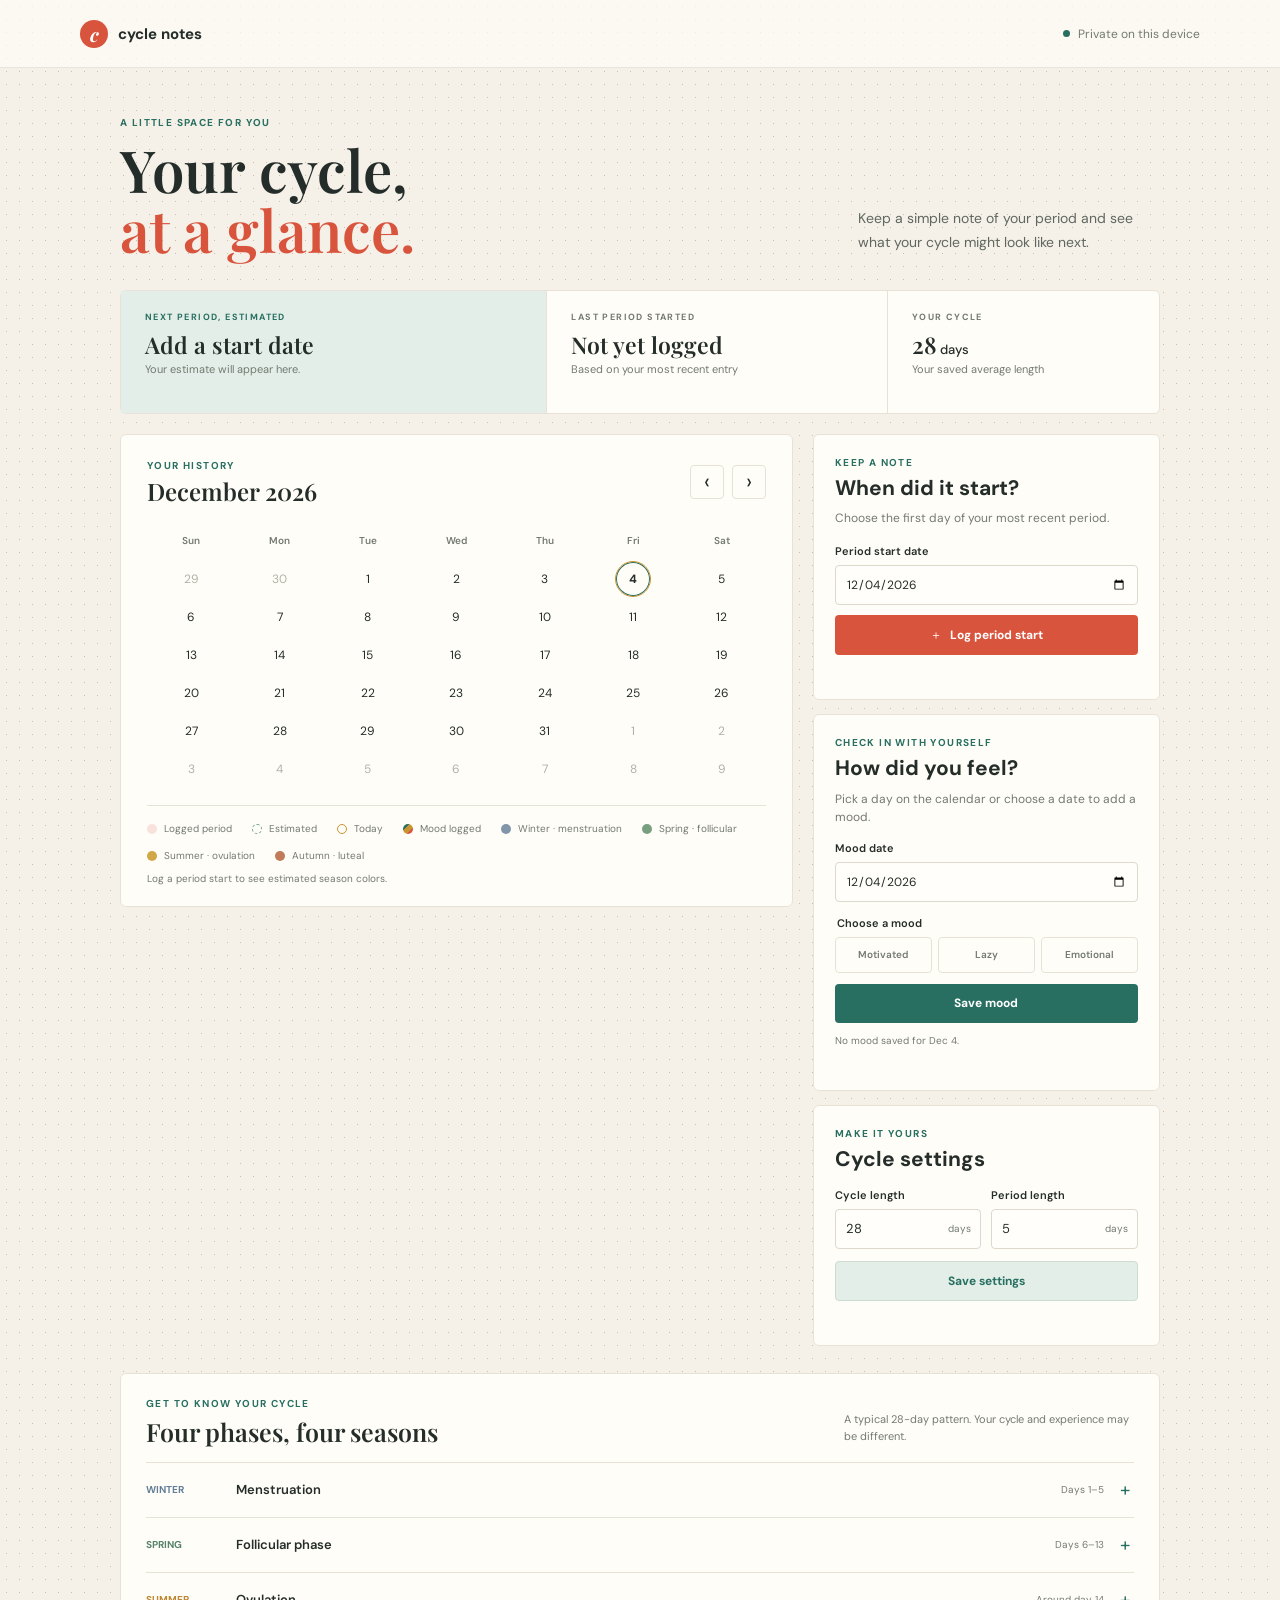
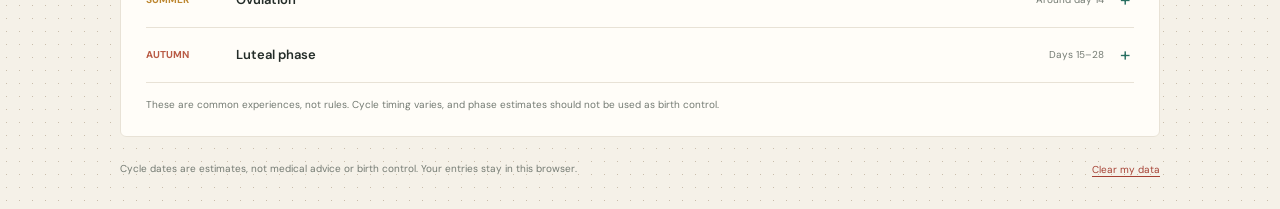
<file: index.html>
<!DOCTYPE html>
<html lang="en">
<head>
    <meta charset="UTF-8">
    <meta name="viewport" content="width=device-width, initial-scale=1.0">
    <meta name="theme-color" content="#f5f1e8">
    <title>Cycle Notes | Period tracker</title>
    <link rel="stylesheet" href="./period-tracker.css">
</head>
<body>
    <header class="topbar">
        <a class="wordmark" href="#top" aria-label="Cycle Notes home">
            <span class="wordmark-icon" aria-hidden="true">c</span>
            <span>cycle notes</span>
        </a>
        <span class="privacy-note"><span class="privacy-dot" aria-hidden="true"></span>Private on this device</span>
    </header>

    <main class="page-shell" id="top">
        <section class="page-heading" aria-labelledby="page-title">
            <div>
                <p class="eyebrow">A little space for you</p>
                <h1 id="page-title">Your cycle,<br><span>at a glance.</span></h1>
            </div>
            <p class="intro-copy">Keep a simple note of your period and see what your cycle might look like next.</p>
        </section>

        <section class="summary-grid" aria-label="Cycle summary">
            <article class="summary-item summary-featured">
                <p class="eyebrow">Next period, estimated</p>
                <p class="summary-value" id="next-period">Add a start date</p>
                <p class="summary-caption" id="next-caption">Your estimate will appear here.</p>
            </article>
            <article class="summary-item">
                <p class="eyebrow">Last period started</p>
                <p class="summary-value" id="last-period">Not yet logged</p>
                <p class="summary-caption">Based on your most recent entry</p>
            </article>
            <article class="summary-item">
                <p class="eyebrow">Your cycle</p>
                <p class="summary-value"><span id="cycle-summary">28</span><span class="summary-unit"> days</span></p>
                <p class="summary-caption">Your saved average length</p>
            </article>
        </section>

        <div class="content-grid">
            <section class="calendar-panel" aria-labelledby="calendar-title">
                <div class="calendar-heading">
                    <div>
                        <p class="eyebrow">Your history</p>
                        <h2 id="calendar-title" aria-live="polite"></h2>
                    </div>
                    <div class="month-controls" aria-label="Calendar navigation">
                        <button class="icon-button" id="previous-month" type="button" aria-label="Previous month" title="Previous month">‹</button>
                        <button class="icon-button" id="next-month" type="button" aria-label="Next month" title="Next month">›</button>
                    </div>
                </div>
                <div class="calendar-grid calendar-weekdays" aria-hidden="true">
                    <span>Sun</span><span>Mon</span><span>Tue</span><span>Wed</span><span>Thu</span><span>Fri</span><span>Sat</span>
                </div>
                <div class="calendar-grid calendar-days" id="calendar-days" role="group" aria-label="Calendar days"></div>
                <div class="calendar-legend" aria-label="Calendar key">
                    <span><i class="legend-dot logged-dot" aria-hidden="true"></i>Logged period</span>
                    <span><i class="legend-dot estimate-dot" aria-hidden="true"></i>Estimated</span>
                    <span><i class="legend-dot today-dot" aria-hidden="true"></i>Today</span>
                    <span><i class="legend-dot mood-legend-dot" aria-hidden="true"></i>Mood logged</span>
                    <span><i class="legend-dot season-winter-dot" aria-hidden="true"></i>Winter · menstruation</span>
                    <span><i class="legend-dot season-spring-dot" aria-hidden="true"></i>Spring · follicular</span>
                    <span><i class="legend-dot season-summer-dot" aria-hidden="true"></i>Summer · ovulation</span>
                    <span><i class="legend-dot season-autumn-dot" aria-hidden="true"></i>Autumn · luteal</span>
                </div>
                <p class="calendar-phase-note" id="calendar-phase-note"></p>
            </section>

            <aside class="tools-column" aria-label="Tracker tools">
                <section class="tool-panel log-panel" aria-labelledby="log-title">
                    <p class="eyebrow">Keep a note</p>
                    <h2 id="log-title">When did it start?</h2>
                    <p class="panel-copy">Choose the first day of your most recent period.</p>
                    <form id="period-form">
                        <label for="period-date">Period start date</label>
                        <input id="period-date" name="period-date" type="date" required>
                        <button class="primary-button" type="submit">＋ <span>Log period start</span></button>
                    </form>
                    <p class="form-status" id="form-status" role="status" aria-live="polite"></p>
                </section>

                <section class="tool-panel mood-panel" aria-labelledby="mood-title">
                    <p class="eyebrow">Check in with yourself</p>
                    <h2 id="mood-title">How did you feel?</h2>
                    <p class="panel-copy">Pick a day on the calendar or choose a date to add a mood.</p>
                    <form id="mood-form">
                        <label for="mood-date">Mood date</label>
                        <input id="mood-date" name="mood-date" type="date" required>
                        <fieldset class="mood-options">
                            <legend>Choose a mood</legend>
                            <label class="mood-option mood-option-motivated">
                                <input type="radio" name="mood" value="motivated">
                                <span>Motivated</span>
                            </label>
                            <label class="mood-option mood-option-lazy">
                                <input type="radio" name="mood" value="lazy">
                                <span>Lazy</span>
                            </label>
                            <label class="mood-option mood-option-emotional">
                                <input type="radio" name="mood" value="emotional">
                                <span>Emotional</span>
                            </label>
                        </fieldset>
                        <button class="mood-button" type="submit">Save mood</button>
                    </form>
                    <div class="mood-day-summary" id="mood-day-summary" aria-live="polite"></div>
                    <p class="mood-status" id="mood-status" role="status"></p>
                </section>

                <section class="tool-panel settings-panel" aria-labelledby="settings-title">
                    <p class="eyebrow">Make it yours</p>
                    <h2 id="settings-title">Cycle settings</h2>
                    <div class="settings-fields">
                        <div class="setting-field">
                            <label for="cycle-length">Cycle length</label>
                            <div class="number-field"><input id="cycle-length" type="number" min="20" max="45" value="28"><span>days</span></div>
                        </div>
                        <div class="setting-field">
                            <label for="period-length">Period length</label>
                            <div class="number-field"><input id="period-length" type="number" min="1" max="10" value="5"><span>days</span></div>
                        </div>
                    </div>
                    <button class="secondary-button" id="save-settings" type="button">Save settings</button>
                    <p class="settings-status" id="settings-status" role="status" aria-live="polite"></p>
                </section>
            </aside>
        </div>

        <section class="phase-guide" aria-labelledby="phase-guide-title">
            <div class="phase-guide-heading">
                <div>
                    <p class="eyebrow">Get to know your cycle</p>
                    <h2 id="phase-guide-title">Four phases, four seasons</h2>
                </div>
                <p class="phase-guide-note">A typical 28-day pattern. Your cycle and experience may be different.</p>
            </div>

            <div class="phase-list">
                <details class="phase-item">
                    <summary>
                        <span class="phase-season winter">Winter</span>
                        <span class="phase-name">Menstruation</span>
                        <span class="phase-days">Days 1–5</span>
                        <span class="phase-toggle" aria-hidden="true">+</span>
                    </summary>
                    <div class="phase-details">
                        <p class="phase-hormones"><strong>Hormones</strong> Estrogen and progesterone are at their lowest.</p>
                        <div class="phase-facts">
                            <div><h3>In your body</h3><ul><li>The uterine lining sheds</li><li>Cramps or back pain may happen</li><li>Fatigue or weakness may occur</li></ul></div>
                            <div><h3>How you might feel</h3><ul><li>A greater need for rest and quiet</li><li>Lower energy</li><li>A sense of emotional release</li></ul></div>
                        </div>
                    </div>
                </details>

                <details class="phase-item">
                    <summary>
                        <span class="phase-season spring">Spring</span>
                        <span class="phase-name">Follicular phase</span>
                        <span class="phase-days">Days 6–13</span>
                        <span class="phase-toggle" aria-hidden="true">+</span>
                    </summary>
                    <div class="phase-details">
                        <p class="phase-hormones"><strong>Hormones</strong> Estrogen gradually rises.</p>
                        <div class="phase-facts">
                            <div><h3>In your body</h3><ul><li>An egg matures in the ovary</li><li>The uterine lining starts to rebuild</li><li>Your skin may feel clearer or firmer</li></ul></div>
                            <div><h3>How you might feel</h3><ul><li>Motivation and mental clarity may rise</li><li>More social or creative energy</li><li>A stronger sense of optimism</li></ul></div>
                        </div>
                    </div>
                </details>

                <details class="phase-item">
                    <summary>
                        <span class="phase-season summer">Summer</span>
                        <span class="phase-name">Ovulation</span>
                        <span class="phase-days">Around day 14</span>
                        <span class="phase-toggle" aria-hidden="true">+</span>
                    </summary>
                    <div class="phase-details">
                        <p class="phase-hormones"><strong>Hormones</strong> Estrogen peaks and luteinizing hormone (LH) rises.</p>
                        <div class="phase-facts">
                            <div><h3>In your body</h3><ul><li>An egg is released from the ovary</li><li>Cervical mucus may become thinner</li><li>Some people feel one-sided mid-cycle pain</li></ul></div>
                            <div><h3>How you might feel</h3><ul><li>More confident or outgoing</li><li>Energy or libido may increase</li><li>You may feel more attractive</li></ul></div>
                        </div>
                    </div>
                </details>

                <details class="phase-item">
                    <summary>
                        <span class="phase-season autumn">Autumn</span>
                        <span class="phase-name">Luteal phase</span>
                        <span class="phase-days">Days 15–28</span>
                        <span class="phase-toggle" aria-hidden="true">+</span>
                    </summary>
                    <div class="phase-details">
                        <p class="phase-hormones"><strong>Hormones</strong> Progesterone is dominant, then falls toward the end.</p>
                        <div class="phase-facts">
                            <div><h3>In your body</h3><ul><li>Body temperature may rise slightly</li><li>PMS symptoms, breast tenderness, or fluid retention may occur</li><li>Cravings or bloating may happen</li></ul></div>
                            <div><h3>How you might feel</h3><ul><li>Physical and mental energy may decrease</li><li>Irritability or mood changes may occur</li><li>You may want to slow down</li></ul></div>
                        </div>
                    </div>
                </details>
            </div>
            <p class="phase-disclaimer">These are common experiences, not rules. Cycle timing varies, and phase estimates should not be used as birth control.</p>
        </section>

        <footer class="page-footer">
            <p>Cycle dates are estimates, not medical advice or birth control. Your entries stay in this browser.</p>
            <button class="text-button" id="clear-data" type="button">Clear my data</button>
        </footer>
    </main>

    <script>
        (() => {
            const storageKey = "cycle-notes-data-v1";
            const today = new Date();
            today.setHours(0, 0, 0, 0);
            const todayKey = toDateKey(today);
            const state = loadState();
            let visibleMonth = new Date(today.getFullYear(), today.getMonth(), 1);
            let selectedMoodDate = todayKey;

            const elements = {
                calendarTitle: document.getElementById("calendar-title"),
                calendarDays: document.getElementById("calendar-days"),
                periodDate: document.getElementById("period-date"),
                formStatus: document.getElementById("form-status"),
                moodDate: document.getElementById("mood-date"),
                moodDaySummary: document.getElementById("mood-day-summary"),
                moodStatus: document.getElementById("mood-status"),
                cycleLength: document.getElementById("cycle-length"),
                periodLength: document.getElementById("period-length"),
                settingsStatus: document.getElementById("settings-status")
            };

            elements.periodDate.max = todayKey;
            elements.periodDate.value = todayKey;
            elements.moodDate.value = todayKey;
            elements.cycleLength.value = state.cycleLength;
            elements.periodLength.value = state.periodLength;

            function toDateKey(date) {
                const year = date.getFullYear();
                const month = String(date.getMonth() + 1).padStart(2, "0");
                const day = String(date.getDate()).padStart(2, "0");
                return `${year}-${month}-${day}`;
            }

            function fromDateKey(key) {
                const [year, month, day] = key.split("-").map(Number);
                return new Date(year, month - 1, day);
            }

            function loadState() {
                try {
                    const saved = JSON.parse(localStorage.getItem(storageKey));
                    if (saved && typeof saved === "object") {
                        return {
                            starts: Array.isArray(saved.starts) ? [...new Set(saved.starts.filter((key) => /^\d{4}-\d{2}-\d{2}$/.test(key)))].sort() : [],
                            moods: Array.isArray(saved.moods) ? saved.moods.filter((entry, index, entries) => entry && /^\d{4}-\d{2}-\d{2}$/.test(entry.date) && ["motivated", "lazy", "emotional"].includes(entry.mood) && entries.findIndex((item) => item && item.date === entry.date) === index) : [],
                            cycleLength: Number.isInteger(saved.cycleLength) && saved.cycleLength >= 20 && saved.cycleLength <= 45 ? saved.cycleLength : 28,
                            periodLength: Number.isInteger(saved.periodLength) && saved.periodLength >= 1 && saved.periodLength <= 10 ? saved.periodLength : 5
                        };
                    }
                } catch {
                    // Keep the tracker usable if browser storage is unavailable or invalid.
                }
                return { starts: [], moods: [], cycleLength: 28, periodLength: 5 };
            }

            function saveState() {
                try {
                    localStorage.setItem(storageKey, JSON.stringify(state));
                } catch {
                    elements.formStatus.textContent = "Could not save in this browser. Check your storage settings.";
                }
            }

            function formatDate(date, options = { month: "short", day: "numeric" }) {
                return new Intl.DateTimeFormat(undefined, options).format(date);
            }

            function getNextEstimate() {
                if (state.starts.length === 0) return null;
                const next = fromDateKey(state.starts[state.starts.length - 1]);
                next.setDate(next.getDate() + state.cycleLength);
                while (next < today) next.setDate(next.getDate() + state.cycleLength);
                return next;
            }

            function getPhaseForDay(day) {
                const dayKey = toDateKey(day);
                let cycleStartKey = null;
                for (const startKey of state.starts) {
                    if (startKey > dayKey) break;
                    cycleStartKey = startKey;
                }
                if (!cycleStartKey) return null;

                const daysSinceStart = Math.round((day - fromDateKey(cycleStartKey)) / 86400000);
                const cycleDay = (daysSinceStart % state.cycleLength) + 1;
                const ovulationDay = Math.max(6, state.cycleLength - 14);
                if (cycleDay <= 5) return { season: "winter", phase: "menstruation", cycleDay };
                if (cycleDay < ovulationDay) return { season: "spring", phase: "follicular phase", cycleDay };
                if (cycleDay === ovulationDay) return { season: "summer", phase: "ovulation", cycleDay };
                return { season: "autumn", phase: "luteal phase", cycleDay };
            }

            function renderSummary() {
                document.getElementById("cycle-summary").textContent = state.cycleLength;
                const lastStart = state.starts[state.starts.length - 1];
                document.getElementById("last-period").textContent = lastStart ? formatDate(fromDateKey(lastStart), { month: "short", day: "numeric", year: "numeric" }) : "Not yet logged";
                const next = getNextEstimate();
                document.getElementById("next-period").textContent = next ? formatDate(next, { month: "short", day: "numeric" }) : "Add a start date";
                if (!next) {
                    document.getElementById("next-caption").textContent = "Your estimate will appear here.";
                } else {
                    const daysAway = Math.round((next - today) / 86400000);
                    document.getElementById("next-caption").textContent = daysAway === 0 ? "Estimated around today" : `About ${daysAway} day${daysAway === 1 ? "" : "s"} from now`;
                }
            }

            function renderCalendar() {
                const year = visibleMonth.getFullYear();
                const month = visibleMonth.getMonth();
                const monthStart = new Date(year, month, 1);
                const gridStart = new Date(year, month, 1 - monthStart.getDay());
                const monthEnd = new Date(year, month + 1, 0);
                const gridEnd = new Date(gridStart);
                gridEnd.setDate(gridStart.getDate() + 41);
                elements.calendarTitle.textContent = formatDate(monthStart, { month: "long", year: "numeric" });
                document.getElementById("calendar-phase-note").textContent = state.starts.length
                    ? "Season colors are estimates based on your logged period starts and cycle length."
                    : "Log a period start to see estimated season colors.";

                const loggedDays = new Set();
                for (const startKey of state.starts) {
                    const periodStart = fromDateKey(startKey);
                    for (let offset = 0; offset < state.periodLength; offset += 1) {
                        const day = new Date(periodStart);
                        day.setDate(day.getDate() + offset);
                        loggedDays.add(toDateKey(day));
                    }
                }

                const estimatedDays = new Set();
                const lastStart = state.starts.length ? fromDateKey(state.starts[state.starts.length - 1]) : null;
                if (lastStart) {
                    const estimate = new Date(lastStart);
                    estimate.setDate(estimate.getDate() + state.cycleLength);
                    while (estimate < gridStart) estimate.setDate(estimate.getDate() + state.cycleLength);
                    while (estimate <= gridEnd) {
                        for (let offset = 0; offset < state.periodLength; offset += 1) {
                            const day = new Date(estimate);
                            day.setDate(day.getDate() + offset);
                            estimatedDays.add(toDateKey(day));
                        }
                        estimate.setDate(estimate.getDate() + state.cycleLength);
                    }
                }

                const fragment = document.createDocumentFragment();
                for (let offset = 0; offset < 42; offset += 1) {
                    const day = new Date(gridStart);
                    day.setDate(gridStart.getDate() + offset);
                    const key = toDateKey(day);
                    const isLogged = loggedDays.has(key);
                    const isEstimated = estimatedDays.has(key) && !isLogged;
                    const moodEntry = state.moods.find((entry) => entry.date === key);
                    const phase = getPhaseForDay(day);
                    const button = document.createElement("button");
                    button.type = "button";
                    button.className = "calendar-day";
                    if (day.getMonth() !== month) button.classList.add("outside-month");
                    if (isLogged) button.classList.add("logged-day");
                    if (isEstimated) button.classList.add("estimated-day");
                    if (phase) button.classList.add(`phase-${phase.season}`);
                    if (key === todayKey) button.classList.add("today");
                    if (key === selectedMoodDate) button.classList.add("mood-date-selected");
                    const dayNumber = document.createElement("span");
                    dayNumber.className = "calendar-day-number";
                    dayNumber.textContent = day.getDate();
                    button.append(dayNumber);
                    let label = formatDate(day, { weekday: "long", month: "long", day: "numeric", year: "numeric" });
                    if (isLogged) label += ", logged period";
                    else if (isEstimated) label += ", estimated period";
                    if (phase) label += `, ${phase.season} ${phase.phase}, cycle day ${phase.cycleDay}`;
                    if (moodEntry) {
                        const moodMarker = document.createElement("span");
                        moodMarker.className = `calendar-mood-dot mood-${moodEntry.mood}`;
                        moodMarker.setAttribute("aria-hidden", "true");
                        button.append(moodMarker);
                        label += `, mood: ${moodEntry.mood}`;
                    }
                    if (key === todayKey) label += ", today";
                    button.setAttribute("aria-label", label);
                    button.addEventListener("click", () => {
                        selectedMoodDate = key;
                        elements.moodDate.value = key;
                        elements.moodStatus.textContent = "";
                        renderCalendar();
                        renderMoodSummary();
                    });
                    fragment.append(button);
                }
                elements.calendarDays.replaceChildren(fragment);
            }

            function renderMoodSummary() {
                const moodEntry = state.moods.find((entry) => entry.date === selectedMoodDate);
                document.querySelectorAll('input[name="mood"]').forEach((option) => {
                    option.checked = Boolean(moodEntry && option.value === moodEntry.mood);
                });
                elements.moodDaySummary.replaceChildren();
                const message = document.createElement("span");
                message.textContent = moodEntry ? `Saved for ${formatDate(fromDateKey(selectedMoodDate))}: ${moodEntry.mood}.` : `No mood saved for ${formatDate(fromDateKey(selectedMoodDate))}.`;
                elements.moodDaySummary.append(message);
                if (moodEntry) {
                    const removeButton = document.createElement("button");
                    removeButton.className = "remove-mood-button";
                    removeButton.type = "button";
                    removeButton.textContent = "Remove";
                    removeButton.setAttribute("aria-label", `Remove mood for ${formatDate(fromDateKey(selectedMoodDate))}`);
                    removeButton.addEventListener("click", () => {
                        state.moods = state.moods.filter((entry) => entry.date !== selectedMoodDate);
                        saveState();
                        elements.moodStatus.textContent = "Mood removed.";
                        renderCalendar();
                        renderMoodSummary();
                    });
                    elements.moodDaySummary.append(removeButton);
                }
            }

            function render() {
                renderSummary();
                renderCalendar();
                renderMoodSummary();
            }

            elements.moodDate.addEventListener("change", () => {
                if (!elements.moodDate.value) return;
                selectedMoodDate = elements.moodDate.value;
                elements.moodStatus.textContent = "";
                renderCalendar();
                renderMoodSummary();
            });

            document.getElementById("period-form").addEventListener("submit", (event) => {
                event.preventDefault();
                const key = elements.periodDate.value;
                if (!key || key > todayKey) {
                    elements.formStatus.textContent = "Choose a date that is today or earlier.";
                    return;
                }
                if (state.starts.includes(key)) {
                    elements.formStatus.textContent = "That start date is already in your calendar.";
                    return;
                }
                state.starts.push(key);
                state.starts.sort();
                saveState();
                elements.formStatus.textContent = `Period start logged for ${formatDate(fromDateKey(key))}.`;
                visibleMonth = new Date(fromDateKey(key).getFullYear(), fromDateKey(key).getMonth(), 1);
                render();
            });

            document.getElementById("mood-form").addEventListener("submit", (event) => {
                event.preventDefault();
                const mood = document.querySelector('input[name="mood"]:checked');
                if (!elements.moodDate.value || !mood) {
                    elements.moodStatus.textContent = "Choose a date and a mood first.";
                    return;
                }
                selectedMoodDate = elements.moodDate.value;
                const existingMood = state.moods.find((entry) => entry.date === selectedMoodDate);
                if (existingMood) existingMood.mood = mood.value;
                else state.moods.push({ date: selectedMoodDate, mood: mood.value });
                saveState();
                elements.moodStatus.textContent = `Mood saved for ${formatDate(fromDateKey(selectedMoodDate))}.`;
                renderCalendar();
                renderMoodSummary();
            });

            document.getElementById("save-settings").addEventListener("click", () => {
                const cycleLength = Number(elements.cycleLength.value);
                const periodLength = Number(elements.periodLength.value);
                if (!Number.isInteger(cycleLength) || cycleLength < 20 || cycleLength > 45 || !Number.isInteger(periodLength) || periodLength < 1 || periodLength > 10) {
                    elements.settingsStatus.textContent = "Choose a cycle of 20–45 days and a period of 1–10 days.";
                    return;
                }
                state.cycleLength = cycleLength;
                state.periodLength = periodLength;
                saveState();
                elements.settingsStatus.textContent = "Settings saved.";
                render();
            });

            document.getElementById("previous-month").addEventListener("click", () => {
                visibleMonth = new Date(visibleMonth.getFullYear(), visibleMonth.getMonth() - 1, 1);
                renderCalendar();
            });
            document.getElementById("next-month").addEventListener("click", () => {
                visibleMonth = new Date(visibleMonth.getFullYear(), visibleMonth.getMonth() + 1, 1);
                renderCalendar();
            });
            document.getElementById("clear-data").addEventListener("click", () => {
                if (!window.confirm("Clear all period dates, moods, and settings saved in this browser?")) return;
                state.starts = [];
                state.moods = [];
                state.cycleLength = 28;
                state.periodLength = 5;
                elements.cycleLength.value = 28;
                elements.periodLength.value = 5;
                elements.formStatus.textContent = "Your period dates have been cleared.";
                elements.moodStatus.textContent = "Your mood notes have been cleared.";
                elements.settingsStatus.textContent = "";
                saveState();
                render();
            });

            render();
        })();
    </script>
</body>
</html>
</file>
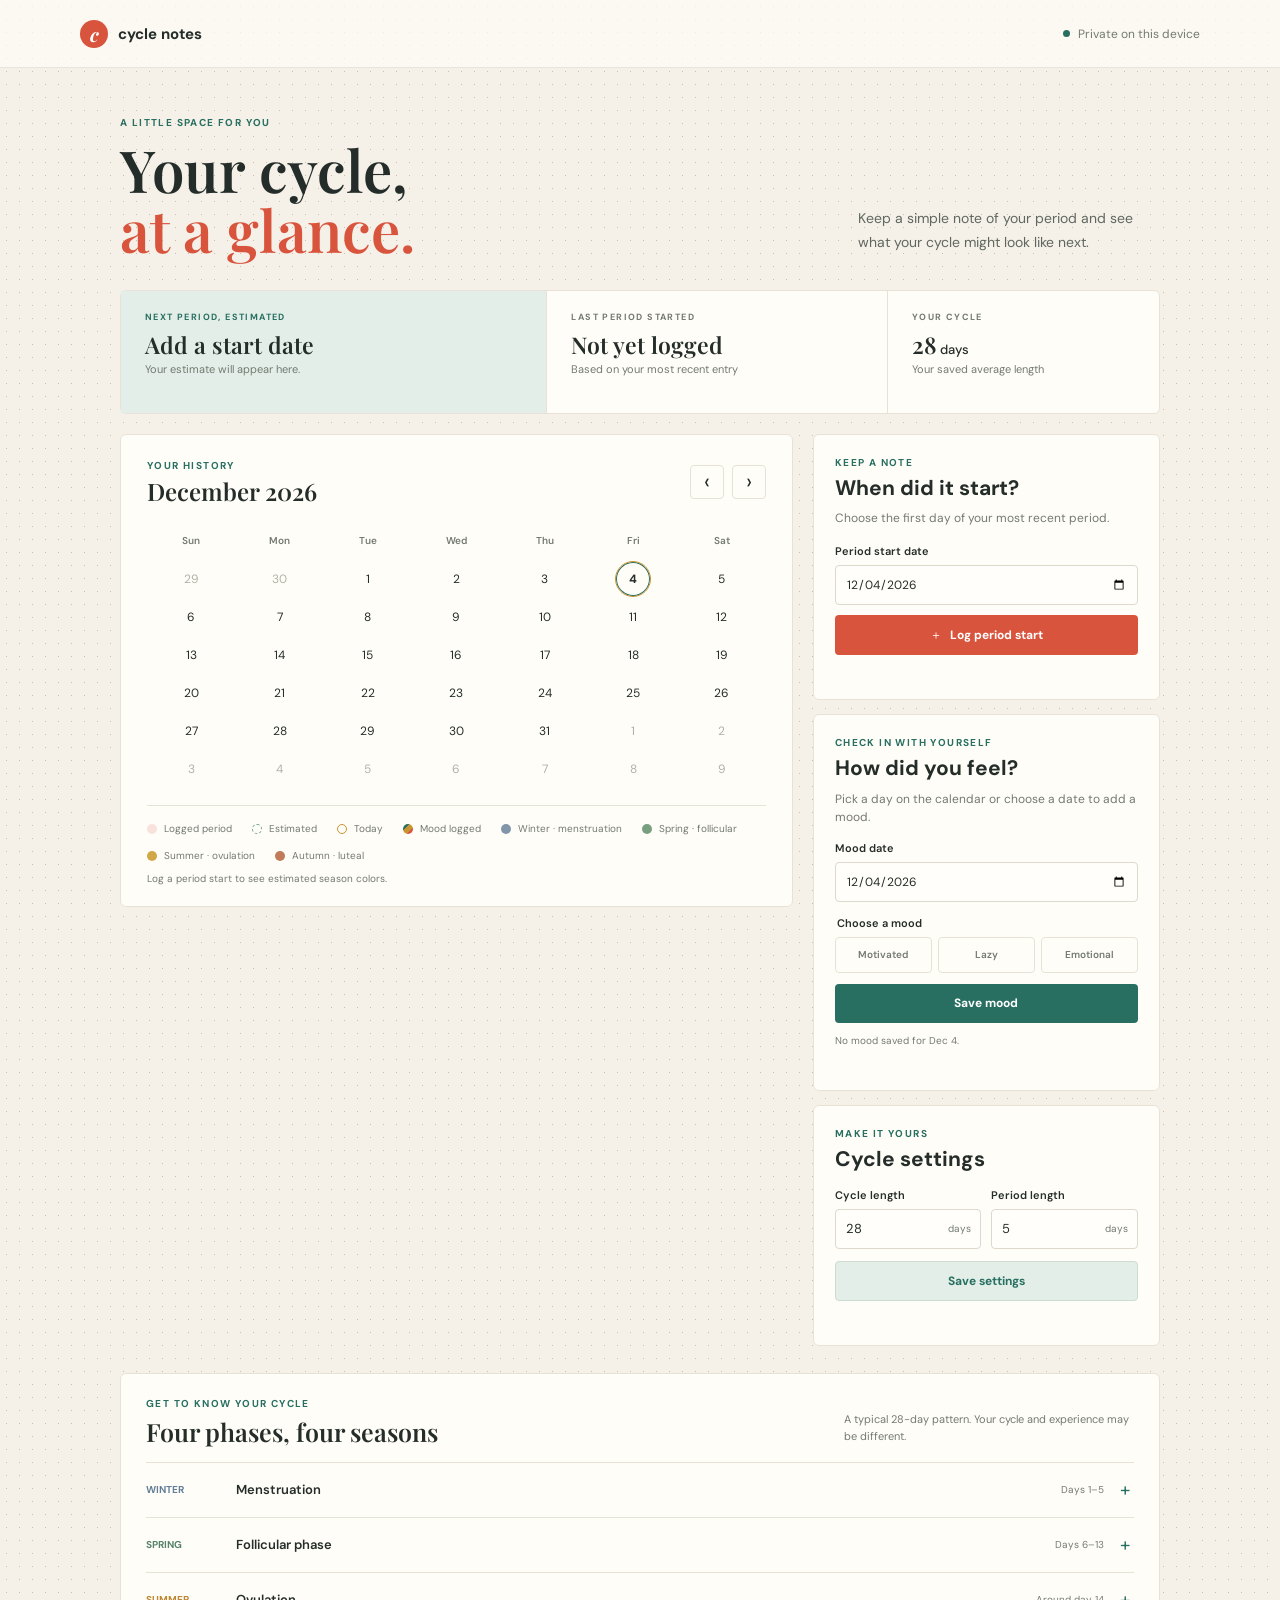
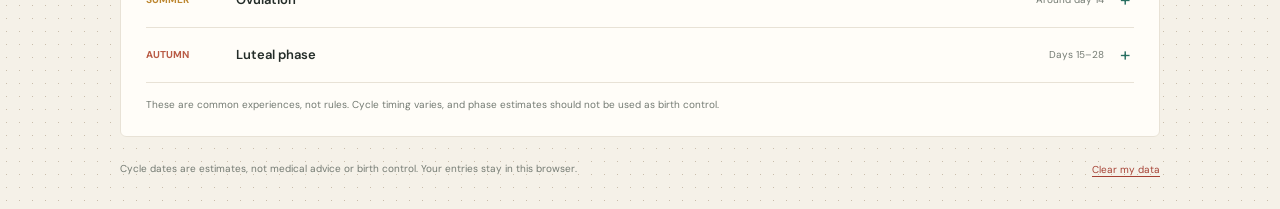
<file: Cycle.html>
<!DOCTYPE html>
<html lang="en">
<head>
    <meta charset="UTF-8">
    <meta name="viewport" content="width=device-width, initial-scale=1.0">
    <meta name="theme-color" content="#f5f1e8">
    <title>Cycle Notes | Period tracker</title>
    <link rel="stylesheet" href="./period-tracker.css">
</head>
<body>
    <header class="topbar">
        <a class="wordmark" href="#top" aria-label="Cycle Notes home">
            <span class="wordmark-icon" aria-hidden="true">c</span>
            <span>cycle notes</span>
        </a>
        <span class="privacy-note"><span class="privacy-dot" aria-hidden="true"></span>Private on this device</span>
    </header>

    <main class="page-shell" id="top">
        <section class="page-heading" aria-labelledby="page-title">
            <div>
                <p class="eyebrow">A little space for you</p>
                <h1 id="page-title">Your cycle,<br><span>at a glance.</span></h1>
            </div>
            <p class="intro-copy">Keep a simple note of your period and see what your cycle might look like next.</p>
        </section>

        <section class="summary-grid" aria-label="Cycle summary">
            <article class="summary-item summary-featured">
                <p class="eyebrow">Next period, estimated</p>
                <p class="summary-value" id="next-period">Add a start date</p>
                <p class="summary-caption" id="next-caption">Your estimate will appear here.</p>
            </article>
            <article class="summary-item">
                <p class="eyebrow">Last period started</p>
                <p class="summary-value" id="last-period">Not yet logged</p>
                <p class="summary-caption">Based on your most recent entry</p>
            </article>
            <article class="summary-item">
                <p class="eyebrow">Your cycle</p>
                <p class="summary-value"><span id="cycle-summary">28</span><span class="summary-unit"> days</span></p>
                <p class="summary-caption">Your saved average length</p>
            </article>
        </section>

        <div class="content-grid">
            <section class="calendar-panel" aria-labelledby="calendar-title">
                <div class="calendar-heading">
                    <div>
                        <p class="eyebrow">Your history</p>
                        <h2 id="calendar-title" aria-live="polite"></h2>
                    </div>
                    <div class="month-controls" aria-label="Calendar navigation">
                        <button class="icon-button" id="previous-month" type="button" aria-label="Previous month" title="Previous month">‹</button>
                        <button class="icon-button" id="next-month" type="button" aria-label="Next month" title="Next month">›</button>
                    </div>
                </div>
                <div class="calendar-grid calendar-weekdays" aria-hidden="true">
                    <span>Sun</span><span>Mon</span><span>Tue</span><span>Wed</span><span>Thu</span><span>Fri</span><span>Sat</span>
                </div>
                <div class="calendar-grid calendar-days" id="calendar-days" role="group" aria-label="Calendar days"></div>
                <div class="calendar-legend" aria-label="Calendar key">
                    <span><i class="legend-dot logged-dot" aria-hidden="true"></i>Logged period</span>
                    <span><i class="legend-dot estimate-dot" aria-hidden="true"></i>Estimated</span>
                    <span><i class="legend-dot today-dot" aria-hidden="true"></i>Today</span>
                    <span><i class="legend-dot mood-legend-dot" aria-hidden="true"></i>Mood logged</span>
                    <span><i class="legend-dot season-winter-dot" aria-hidden="true"></i>Winter · menstruation</span>
                    <span><i class="legend-dot season-spring-dot" aria-hidden="true"></i>Spring · follicular</span>
                    <span><i class="legend-dot season-summer-dot" aria-hidden="true"></i>Summer · ovulation</span>
                    <span><i class="legend-dot season-autumn-dot" aria-hidden="true"></i>Autumn · luteal</span>
                </div>
                <p class="calendar-phase-note" id="calendar-phase-note"></p>
            </section>

            <aside class="tools-column" aria-label="Tracker tools">
                <section class="tool-panel log-panel" aria-labelledby="log-title">
                    <p class="eyebrow">Keep a note</p>
                    <h2 id="log-title">When did it start?</h2>
                    <p class="panel-copy">Choose the first day of your most recent period.</p>
                    <form id="period-form">
                        <label for="period-date">Period start date</label>
                        <input id="period-date" name="period-date" type="date" required>
                        <button class="primary-button" type="submit">＋ <span>Log period start</span></button>
                    </form>
                    <p class="form-status" id="form-status" role="status" aria-live="polite"></p>
                </section>

                <section class="tool-panel mood-panel" aria-labelledby="mood-title">
                    <p class="eyebrow">Check in with yourself</p>
                    <h2 id="mood-title">How did you feel?</h2>
                    <p class="panel-copy">Pick a day on the calendar or choose a date to add a mood.</p>
                    <form id="mood-form">
                        <label for="mood-date">Mood date</label>
                        <input id="mood-date" name="mood-date" type="date" required>
                        <fieldset class="mood-options">
                            <legend>Choose a mood</legend>
                            <label class="mood-option mood-option-motivated">
                                <input type="radio" name="mood" value="motivated">
                                <span>Motivated</span>
                            </label>
                            <label class="mood-option mood-option-lazy">
                                <input type="radio" name="mood" value="lazy">
                                <span>Lazy</span>
                            </label>
                            <label class="mood-option mood-option-emotional">
                                <input type="radio" name="mood" value="emotional">
                                <span>Emotional</span>
                            </label>
                        </fieldset>
                        <button class="mood-button" type="submit">Save mood</button>
                    </form>
                    <div class="mood-day-summary" id="mood-day-summary" aria-live="polite"></div>
                    <p class="mood-status" id="mood-status" role="status"></p>
                </section>

                <section class="tool-panel settings-panel" aria-labelledby="settings-title">
                    <p class="eyebrow">Make it yours</p>
                    <h2 id="settings-title">Cycle settings</h2>
                    <div class="settings-fields">
                        <div class="setting-field">
                            <label for="cycle-length">Cycle length</label>
                            <div class="number-field"><input id="cycle-length" type="number" min="20" max="45" value="28"><span>days</span></div>
                        </div>
                        <div class="setting-field">
                            <label for="period-length">Period length</label>
                            <div class="number-field"><input id="period-length" type="number" min="1" max="10" value="5"><span>days</span></div>
                        </div>
                    </div>
                    <button class="secondary-button" id="save-settings" type="button">Save settings</button>
                    <p class="settings-status" id="settings-status" role="status" aria-live="polite"></p>
                </section>
            </aside>
        </div>

        <section class="phase-guide" aria-labelledby="phase-guide-title">
            <div class="phase-guide-heading">
                <div>
                    <p class="eyebrow">Get to know your cycle</p>
                    <h2 id="phase-guide-title">Four phases, four seasons</h2>
                </div>
                <p class="phase-guide-note">A typical 28-day pattern. Your cycle and experience may be different.</p>
            </div>

            <div class="phase-list">
                <details class="phase-item">
                    <summary>
                        <span class="phase-season winter">Winter</span>
                        <span class="phase-name">Menstruation</span>
                        <span class="phase-days">Days 1–5</span>
                        <span class="phase-toggle" aria-hidden="true">+</span>
                    </summary>
                    <div class="phase-details">
                        <p class="phase-hormones"><strong>Hormones</strong> Estrogen and progesterone are at their lowest.</p>
                        <div class="phase-facts">
                            <div><h3>In your body</h3><ul><li>The uterine lining sheds</li><li>Cramps or back pain may happen</li><li>Fatigue or weakness may occur</li></ul></div>
                            <div><h3>How you might feel</h3><ul><li>A greater need for rest and quiet</li><li>Lower energy</li><li>A sense of emotional release</li></ul></div>
                        </div>
                    </div>
                </details>

                <details class="phase-item">
                    <summary>
                        <span class="phase-season spring">Spring</span>
                        <span class="phase-name">Follicular phase</span>
                        <span class="phase-days">Days 6–13</span>
                        <span class="phase-toggle" aria-hidden="true">+</span>
                    </summary>
                    <div class="phase-details">
                        <p class="phase-hormones"><strong>Hormones</strong> Estrogen gradually rises.</p>
                        <div class="phase-facts">
                            <div><h3>In your body</h3><ul><li>An egg matures in the ovary</li><li>The uterine lining starts to rebuild</li><li>Your skin may feel clearer or firmer</li></ul></div>
                            <div><h3>How you might feel</h3><ul><li>Motivation and mental clarity may rise</li><li>More social or creative energy</li><li>A stronger sense of optimism</li></ul></div>
                        </div>
                    </div>
                </details>

                <details class="phase-item">
                    <summary>
                        <span class="phase-season summer">Summer</span>
                        <span class="phase-name">Ovulation</span>
                        <span class="phase-days">Around day 14</span>
                        <span class="phase-toggle" aria-hidden="true">+</span>
                    </summary>
                    <div class="phase-details">
                        <p class="phase-hormones"><strong>Hormones</strong> Estrogen peaks and luteinizing hormone (LH) rises.</p>
                        <div class="phase-facts">
                            <div><h3>In your body</h3><ul><li>An egg is released from the ovary</li><li>Cervical mucus may become thinner</li><li>Some people feel one-sided mid-cycle pain</li></ul></div>
                            <div><h3>How you might feel</h3><ul><li>More confident or outgoing</li><li>Energy or libido may increase</li><li>You may feel more attractive</li></ul></div>
                        </div>
                    </div>
                </details>

                <details class="phase-item">
                    <summary>
                        <span class="phase-season autumn">Autumn</span>
                        <span class="phase-name">Luteal phase</span>
                        <span class="phase-days">Days 15–28</span>
                        <span class="phase-toggle" aria-hidden="true">+</span>
                    </summary>
                    <div class="phase-details">
                        <p class="phase-hormones"><strong>Hormones</strong> Progesterone is dominant, then falls toward the end.</p>
                        <div class="phase-facts">
                            <div><h3>In your body</h3><ul><li>Body temperature may rise slightly</li><li>PMS symptoms, breast tenderness, or fluid retention may occur</li><li>Cravings or bloating may happen</li></ul></div>
                            <div><h3>How you might feel</h3><ul><li>Physical and mental energy may decrease</li><li>Irritability or mood changes may occur</li><li>You may want to slow down</li></ul></div>
                        </div>
                    </div>
                </details>
            </div>
            <p class="phase-disclaimer">These are common experiences, not rules. Cycle timing varies, and phase estimates should not be used as birth control.</p>
        </section>

        <footer class="page-footer">
            <p>Cycle dates are estimates, not medical advice or birth control. Your entries stay in this browser.</p>
            <button class="text-button" id="clear-data" type="button">Clear my data</button>
        </footer>
    </main>

    <script>
        (() => {
            const storageKey = "cycle-notes-data-v1";
            const today = new Date();
            today.setHours(0, 0, 0, 0);
            const todayKey = toDateKey(today);
            const state = loadState();
            let visibleMonth = new Date(today.getFullYear(), today.getMonth(), 1);
            let selectedMoodDate = todayKey;

            const elements = {
                calendarTitle: document.getElementById("calendar-title"),
                calendarDays: document.getElementById("calendar-days"),
                periodDate: document.getElementById("period-date"),
                formStatus: document.getElementById("form-status"),
                moodDate: document.getElementById("mood-date"),
                moodDaySummary: document.getElementById("mood-day-summary"),
                moodStatus: document.getElementById("mood-status"),
                cycleLength: document.getElementById("cycle-length"),
                periodLength: document.getElementById("period-length"),
                settingsStatus: document.getElementById("settings-status")
            };

            elements.periodDate.max = todayKey;
            elements.periodDate.value = todayKey;
            elements.moodDate.value = todayKey;
            elements.cycleLength.value = state.cycleLength;
            elements.periodLength.value = state.periodLength;

            function toDateKey(date) {
                const year = date.getFullYear();
                const month = String(date.getMonth() + 1).padStart(2, "0");
                const day = String(date.getDate()).padStart(2, "0");
                return `${year}-${month}-${day}`;
            }

            function fromDateKey(key) {
                const [year, month, day] = key.split("-").map(Number);
                return new Date(year, month - 1, day);
            }

            function loadState() {
                try {
                    const saved = JSON.parse(localStorage.getItem(storageKey));
                    if (saved && typeof saved === "object") {
                        return {
                            starts: Array.isArray(saved.starts) ? [...new Set(saved.starts.filter((key) => /^\d{4}-\d{2}-\d{2}$/.test(key)))].sort() : [],
                            moods: Array.isArray(saved.moods) ? saved.moods.filter((entry, index, entries) => entry && /^\d{4}-\d{2}-\d{2}$/.test(entry.date) && ["motivated", "lazy", "emotional"].includes(entry.mood) && entries.findIndex((item) => item && item.date === entry.date) === index) : [],
                            cycleLength: Number.isInteger(saved.cycleLength) && saved.cycleLength >= 20 && saved.cycleLength <= 45 ? saved.cycleLength : 28,
                            periodLength: Number.isInteger(saved.periodLength) && saved.periodLength >= 1 && saved.periodLength <= 10 ? saved.periodLength : 5
                        };
                    }
                } catch {
                    // Keep the tracker usable if browser storage is unavailable or invalid.
                }
                return { starts: [], moods: [], cycleLength: 28, periodLength: 5 };
            }

            function saveState() {
                try {
                    localStorage.setItem(storageKey, JSON.stringify(state));
                } catch {
                    elements.formStatus.textContent = "Could not save in this browser. Check your storage settings.";
                }
            }

            function formatDate(date, options = { month: "short", day: "numeric" }) {
                return new Intl.DateTimeFormat(undefined, options).format(date);
            }

            function getNextEstimate() {
                if (state.starts.length === 0) return null;
                const next = fromDateKey(state.starts[state.starts.length - 1]);
                next.setDate(next.getDate() + state.cycleLength);
                while (next < today) next.setDate(next.getDate() + state.cycleLength);
                return next;
            }

            function getPhaseForDay(day) {
                const dayKey = toDateKey(day);
                let cycleStartKey = null;
                for (const startKey of state.starts) {
                    if (startKey > dayKey) break;
                    cycleStartKey = startKey;
                }
                if (!cycleStartKey) return null;

                const daysSinceStart = Math.round((day - fromDateKey(cycleStartKey)) / 86400000);
                const cycleDay = (daysSinceStart % state.cycleLength) + 1;
                const ovulationDay = Math.max(6, state.cycleLength - 14);
                if (cycleDay <= 5) return { season: "winter", phase: "menstruation", cycleDay };
                if (cycleDay < ovulationDay) return { season: "spring", phase: "follicular phase", cycleDay };
                if (cycleDay === ovulationDay) return { season: "summer", phase: "ovulation", cycleDay };
                return { season: "autumn", phase: "luteal phase", cycleDay };
            }

            function renderSummary() {
                document.getElementById("cycle-summary").textContent = state.cycleLength;
                const lastStart = state.starts[state.starts.length - 1];
                document.getElementById("last-period").textContent = lastStart ? formatDate(fromDateKey(lastStart), { month: "short", day: "numeric", year: "numeric" }) : "Not yet logged";
                const next = getNextEstimate();
                document.getElementById("next-period").textContent = next ? formatDate(next, { month: "short", day: "numeric" }) : "Add a start date";
                if (!next) {
                    document.getElementById("next-caption").textContent = "Your estimate will appear here.";
                } else {
                    const daysAway = Math.round((next - today) / 86400000);
                    document.getElementById("next-caption").textContent = daysAway === 0 ? "Estimated around today" : `About ${daysAway} day${daysAway === 1 ? "" : "s"} from now`;
                }
            }

            function renderCalendar() {
                const year = visibleMonth.getFullYear();
                const month = visibleMonth.getMonth();
                const monthStart = new Date(year, month, 1);
                const gridStart = new Date(year, month, 1 - monthStart.getDay());
                const monthEnd = new Date(year, month + 1, 0);
                const gridEnd = new Date(gridStart);
                gridEnd.setDate(gridStart.getDate() + 41);
                elements.calendarTitle.textContent = formatDate(monthStart, { month: "long", year: "numeric" });
                document.getElementById("calendar-phase-note").textContent = state.starts.length
                    ? "Season colors are estimates based on your logged period starts and cycle length."
                    : "Log a period start to see estimated season colors.";

                const loggedDays = new Set();
                for (const startKey of state.starts) {
                    const periodStart = fromDateKey(startKey);
                    for (let offset = 0; offset < state.periodLength; offset += 1) {
                        const day = new Date(periodStart);
                        day.setDate(day.getDate() + offset);
                        loggedDays.add(toDateKey(day));
                    }
                }

                const estimatedDays = new Set();
                const lastStart = state.starts.length ? fromDateKey(state.starts[state.starts.length - 1]) : null;
                if (lastStart) {
                    const estimate = new Date(lastStart);
                    estimate.setDate(estimate.getDate() + state.cycleLength);
                    while (estimate < gridStart) estimate.setDate(estimate.getDate() + state.cycleLength);
                    while (estimate <= gridEnd) {
                        for (let offset = 0; offset < state.periodLength; offset += 1) {
                            const day = new Date(estimate);
                            day.setDate(day.getDate() + offset);
                            estimatedDays.add(toDateKey(day));
                        }
                        estimate.setDate(estimate.getDate() + state.cycleLength);
                    }
                }

                const fragment = document.createDocumentFragment();
                for (let offset = 0; offset < 42; offset += 1) {
                    const day = new Date(gridStart);
                    day.setDate(gridStart.getDate() + offset);
                    const key = toDateKey(day);
                    const isLogged = loggedDays.has(key);
                    const isEstimated = estimatedDays.has(key) && !isLogged;
                    const moodEntry = state.moods.find((entry) => entry.date === key);
                    const phase = getPhaseForDay(day);
                    const button = document.createElement("button");
                    button.type = "button";
                    button.className = "calendar-day";
                    if (day.getMonth() !== month) button.classList.add("outside-month");
                    if (isLogged) button.classList.add("logged-day");
                    if (isEstimated) button.classList.add("estimated-day");
                    if (phase) button.classList.add(`phase-${phase.season}`);
                    if (key === todayKey) button.classList.add("today");
                    if (key === selectedMoodDate) button.classList.add("mood-date-selected");
                    const dayNumber = document.createElement("span");
                    dayNumber.className = "calendar-day-number";
                    dayNumber.textContent = day.getDate();
                    button.append(dayNumber);
                    let label = formatDate(day, { weekday: "long", month: "long", day: "numeric", year: "numeric" });
                    if (isLogged) label += ", logged period";
                    else if (isEstimated) label += ", estimated period";
                    if (phase) label += `, ${phase.season} ${phase.phase}, cycle day ${phase.cycleDay}`;
                    if (moodEntry) {
                        const moodMarker = document.createElement("span");
                        moodMarker.className = `calendar-mood-dot mood-${moodEntry.mood}`;
                        moodMarker.setAttribute("aria-hidden", "true");
                        button.append(moodMarker);
                        label += `, mood: ${moodEntry.mood}`;
                    }
                    if (key === todayKey) label += ", today";
                    button.setAttribute("aria-label", label);
                    button.addEventListener("click", () => {
                        selectedMoodDate = key;
                        elements.moodDate.value = key;
                        elements.moodStatus.textContent = "";
                        renderCalendar();
                        renderMoodSummary();
                    });
                    fragment.append(button);
                }
                elements.calendarDays.replaceChildren(fragment);
            }

            function renderMoodSummary() {
                const moodEntry = state.moods.find((entry) => entry.date === selectedMoodDate);
                document.querySelectorAll('input[name="mood"]').forEach((option) => {
                    option.checked = Boolean(moodEntry && option.value === moodEntry.mood);
                });
                elements.moodDaySummary.replaceChildren();
                const message = document.createElement("span");
                message.textContent = moodEntry ? `Saved for ${formatDate(fromDateKey(selectedMoodDate))}: ${moodEntry.mood}.` : `No mood saved for ${formatDate(fromDateKey(selectedMoodDate))}.`;
                elements.moodDaySummary.append(message);
                if (moodEntry) {
                    const removeButton = document.createElement("button");
                    removeButton.className = "remove-mood-button";
                    removeButton.type = "button";
                    removeButton.textContent = "Remove";
                    removeButton.setAttribute("aria-label", `Remove mood for ${formatDate(fromDateKey(selectedMoodDate))}`);
                    removeButton.addEventListener("click", () => {
                        state.moods = state.moods.filter((entry) => entry.date !== selectedMoodDate);
                        saveState();
                        elements.moodStatus.textContent = "Mood removed.";
                        renderCalendar();
                        renderMoodSummary();
                    });
                    elements.moodDaySummary.append(removeButton);
                }
            }

            function render() {
                renderSummary();
                renderCalendar();
                renderMoodSummary();
            }

            elements.moodDate.addEventListener("change", () => {
                if (!elements.moodDate.value) return;
                selectedMoodDate = elements.moodDate.value;
                elements.moodStatus.textContent = "";
                renderCalendar();
                renderMoodSummary();
            });

            document.getElementById("period-form").addEventListener("submit", (event) => {
                event.preventDefault();
                const key = elements.periodDate.value;
                if (!key || key > todayKey) {
                    elements.formStatus.textContent = "Choose a date that is today or earlier.";
                    return;
                }
                if (state.starts.includes(key)) {
                    elements.formStatus.textContent = "That start date is already in your calendar.";
                    return;
                }
                state.starts.push(key);
                state.starts.sort();
                saveState();
                elements.formStatus.textContent = `Period start logged for ${formatDate(fromDateKey(key))}.`;
                visibleMonth = new Date(fromDateKey(key).getFullYear(), fromDateKey(key).getMonth(), 1);
                render();
            });

            document.getElementById("mood-form").addEventListener("submit", (event) => {
                event.preventDefault();
                const mood = document.querySelector('input[name="mood"]:checked');
                if (!elements.moodDate.value || !mood) {
                    elements.moodStatus.textContent = "Choose a date and a mood first.";
                    return;
                }
                selectedMoodDate = elements.moodDate.value;
                const existingMood = state.moods.find((entry) => entry.date === selectedMoodDate);
                if (existingMood) existingMood.mood = mood.value;
                else state.moods.push({ date: selectedMoodDate, mood: mood.value });
                saveState();
                elements.moodStatus.textContent = `Mood saved for ${formatDate(fromDateKey(selectedMoodDate))}.`;
                renderCalendar();
                renderMoodSummary();
            });

            document.getElementById("save-settings").addEventListener("click", () => {
                const cycleLength = Number(elements.cycleLength.value);
                const periodLength = Number(elements.periodLength.value);
                if (!Number.isInteger(cycleLength) || cycleLength < 20 || cycleLength > 45 || !Number.isInteger(periodLength) || periodLength < 1 || periodLength > 10) {
                    elements.settingsStatus.textContent = "Choose a cycle of 20–45 days and a period of 1–10 days.";
                    return;
                }
                state.cycleLength = cycleLength;
                state.periodLength = periodLength;
                saveState();
                elements.settingsStatus.textContent = "Settings saved.";
                render();
            });

            document.getElementById("previous-month").addEventListener("click", () => {
                visibleMonth = new Date(visibleMonth.getFullYear(), visibleMonth.getMonth() - 1, 1);
                renderCalendar();
            });
            document.getElementById("next-month").addEventListener("click", () => {
                visibleMonth = new Date(visibleMonth.getFullYear(), visibleMonth.getMonth() + 1, 1);
                renderCalendar();
            });
            document.getElementById("clear-data").addEventListener("click", () => {
                if (!window.confirm("Clear all period dates, moods, and settings saved in this browser?")) return;
                state.starts = [];
                state.moods = [];
                state.cycleLength = 28;
                state.periodLength = 5;
                elements.cycleLength.value = 28;
                elements.periodLength.value = 5;
                elements.formStatus.textContent = "Your period dates have been cleared.";
                elements.moodStatus.textContent = "Your mood notes have been cleared.";
                elements.settingsStatus.textContent = "";
                saveState();
                render();
            });

            render();
        })();
    </script>
</body>
</html>
</file>
<file: period-tracker.css>
@import url('https://fonts.googleapis.com/css2?family=DM+Sans:wght@400;500;600;700&family=Playfair+Display:wght@500;600;700&display=swap');

:root {
  color-scheme: light;
  --ink: #242d29;
  --muted: #737a72;
  --paper: #f5f1e8;
  --panel: #fffdf8;
  --line: #e8e2d6;
  --coral: #d9543d;
  --coral-pale: #f8e2db;
  --green: #286f61;
  --green-pale: #e2eee7;
  --gold: #c99532;
  font-family: 'DM Sans', 'Segoe UI', sans-serif;
  color: var(--ink);
  background: var(--paper);
  font-synthesis: none;
  text-rendering: optimizeLegibility;
}

* {
  box-sizing: border-box;
}

body {
  min-width: 320px;
  min-height: 100vh;
  margin: 0;
  background-color: var(--paper);
  background-image: radial-gradient(#c9bdab 0.65px, transparent 0.65px);
  background-size: 13px 13px;
}

button,
input {
  font: inherit;
}

button {
  color: inherit;
}

.topbar {
  height: 68px;
  padding: 0 max(28px, calc((100vw - 1120px) / 2));
  display: flex;
  align-items: center;
  justify-content: space-between;
  border-bottom: 1px solid rgba(48, 56, 48, 0.1);
  background: rgba(255, 253, 248, 0.72);
}

.wordmark {
  display: inline-flex;
  align-items: center;
  gap: 10px;
  color: var(--ink);
  text-decoration: none;
  font-size: 15px;
  font-weight: 700;
}

.wordmark-icon {
  width: 28px;
  height: 28px;
  display: grid;
  place-items: center;
  border-radius: 50%;
  background: var(--coral);
  color: white;
  font-family: 'Playfair Display', Georgia, serif;
  font-size: 19px;
  font-style: italic;
}

.privacy-note {
  display: inline-flex;
  align-items: center;
  gap: 8px;
  color: var(--muted);
  font-size: 12px;
}

.privacy-dot {
  width: 7px;
  height: 7px;
  border-radius: 50%;
  background: var(--green);
}

.page-shell {
  width: min(100% - 48px, 1040px);
  margin: 0 auto;
  padding: 48px 0 28px;
}

.page-heading {
  display: flex;
  align-items: end;
  justify-content: space-between;
  gap: 32px;
  margin-bottom: 30px;
  animation: arrive 500ms ease-out both;
}

.eyebrow {
  margin: 0 0 10px;
  color: var(--green);
  font-size: 10px;
  font-weight: 700;
  letter-spacing: 1.4px;
  text-transform: uppercase;
}

h1,
h2,
p {
  margin-top: 0;
}

h1,
.summary-value,
.calendar-heading h2 {
  font-family: 'Playfair Display', 'Iowan Old Style', Georgia, serif;
  font-weight: 600;
}

h1 {
  margin-bottom: 0;
  font-size: clamp(40px, 5vw, 58px);
  line-height: 1.04;
}

h1 span {
  color: var(--coral);
}

.intro-copy {
  max-width: 290px;
  margin: 0 12px 5px 0;
  color: #5f675f;
  font-size: 14px;
  line-height: 1.7;
}

.summary-grid {
  display: grid;
  grid-template-columns: 1.25fr 1fr 0.8fr;
  margin-bottom: 20px;
  border: 1px solid var(--line);
  border-radius: 6px;
  background: var(--panel);
  animation: arrive 500ms 80ms ease-out both;
}

.summary-item {
  min-height: 122px;
  padding: 20px 24px;
  border-left: 1px solid var(--line);
}

.summary-item:first-child {
  border-left: 0;
}

.summary-featured {
  background: var(--green-pale);
}

.summary-item .eyebrow {
  margin-bottom: 8px;
  color: var(--muted);
  font-size: 9px;
}

.summary-featured .eyebrow {
  color: var(--green);
}

.summary-value {
  margin: 0 0 4px;
  font-size: 23px;
  line-height: 1.2;
}

.summary-unit {
  font-family: 'DM Sans', 'Segoe UI', sans-serif;
  font-size: 13px;
  font-weight: 500;
}

.summary-caption {
  margin: 0;
  color: var(--muted);
  font-size: 11px;
}

.content-grid {
  display: grid;
  grid-template-columns: minmax(0, 1.55fr) minmax(280px, 0.8fr);
  align-items: start;
  gap: 20px;
  animation: arrive 500ms 160ms ease-out both;
}

.calendar-panel,
.tool-panel {
  border: 1px solid var(--line);
  border-radius: 6px;
  background: var(--panel);
}

.calendar-panel {
  padding: 24px 26px 20px;
}

.calendar-heading {
  display: flex;
  align-items: center;
  justify-content: space-between;
  margin-bottom: 22px;
}

.calendar-heading .eyebrow {
  margin-bottom: 5px;
}

.calendar-heading h2,
.tool-panel h2 {
  margin-bottom: 0;
  font-size: 24px;
  line-height: 1.2;
}

.month-controls {
  display: flex;
  gap: 8px;
}

.icon-button {
  width: 34px;
  height: 34px;
  display: grid;
  place-items: center;
  border: 1px solid var(--line);
  border-radius: 4px;
  background: transparent;
  cursor: pointer;
  font-size: 22px;
  line-height: 1;
  transition: background 150ms ease, border-color 150ms ease;
}

.icon-button:hover {
  border-color: var(--green);
  background: var(--green-pale);
}

.calendar-grid {
  display: grid;
  grid-template-columns: repeat(7, minmax(0, 1fr));
  justify-items: center;
}

.calendar-weekdays {
  margin-bottom: 7px;
  color: var(--muted);
  font-size: 10px;
  font-weight: 600;
}

.calendar-weekdays span {
  padding: 7px 0;
}

.calendar-days {
  row-gap: 2px;
}

.calendar-day {
  position: relative;
  width: 36px;
  height: 36px;
  display: grid;
  place-items: center;
  padding: 0;
  border: 1px solid transparent;
  border-radius: 50%;
  background: transparent;
  color: var(--ink);
  cursor: pointer;
  font-size: 12px;
  font-variant-numeric: tabular-nums;
  line-height: 1;
  transition: background 150ms ease;
}

.calendar-day:hover {
  background: #f1ede4;
}

.calendar-day-number {
  font-family: 'DM Sans', 'Segoe UI', sans-serif;
}

.outside-month {
  color: #b4b0a7;
}

.logged-day {
  border-color: var(--coral);
  color: var(--ink);
  font-weight: 700;
}

.estimated-day {
  border: 1px dashed #72a28e;
  color: var(--green);
}

.calendar-day.phase-winter {
  background: #e7edf2;
  color: #526b82;
}

.calendar-day.phase-spring {
  background: #e4eee5;
  color: #4d7657;
}

.calendar-day.phase-summer {
  background: #f5edce;
  color: #947022;
}

.calendar-day.phase-autumn {
  background: #f4e4d8;
  color: #9b5d3e;
}

.calendar-day.today {
  border: 1px solid var(--gold);
  font-weight: 700;
}

.calendar-day.mood-date-selected {
  box-shadow: inset 0 0 0 1px var(--green);
}

.calendar-mood-dot {
  position: absolute;
  right: 4px;
  bottom: 3px;
  width: 6px;
  height: 6px;
  border: 1px solid var(--panel);
  border-radius: 50%;
}

.mood-motivated {
  background: var(--green);
}

.mood-lazy {
  background: var(--gold);
}

.mood-emotional {
  background: var(--coral);
}

.calendar-legend {
  display: flex;
  flex-wrap: wrap;
  gap: 14px 20px;
  margin-top: 18px;
  padding-top: 16px;
  border-top: 1px solid var(--line);
  color: var(--muted);
  font-size: 10px;
}

.calendar-legend span {
  display: inline-flex;
  align-items: center;
  gap: 7px;
}

.legend-dot {
  width: 10px;
  height: 10px;
  border-radius: 50%;
}

.logged-dot {
  background: var(--coral-pale);
}

.estimate-dot {
  border: 1px dashed #72a28e;
}

.today-dot {
  border: 1px solid var(--gold);
}

.mood-legend-dot {
  background: linear-gradient(135deg, var(--green) 0 33%, var(--gold) 33% 66%, var(--coral) 66%);
}

.season-winter-dot { background: #8196a8; }
.season-spring-dot { background: #78a080; }
.season-summer-dot { background: #d0a847; }
.season-autumn-dot { background: #c17b58; }

.calendar-phase-note {
  margin: 9px 0 0;
  color: var(--muted);
  font-size: 10px;
  line-height: 1.5;
}

.tools-column {
  display: grid;
  gap: 14px;
}

.tool-panel {
  padding: 21px;
}

.tool-panel .eyebrow {
  margin-bottom: 7px;
}

.tool-panel h2 {
  font-size: 21px;
}

.panel-copy {
  margin: 8px 0 17px;
  color: var(--muted);
  font-size: 12px;
  line-height: 1.55;
}

.mood-panel .panel-copy {
  margin-bottom: 14px;
}

.mood-options {
  display: grid;
  grid-template-columns: repeat(3, minmax(0, 1fr));
  gap: 6px;
  min-width: 0;
  margin: 14px 0 0;
  padding: 0;
  border: 0;
}

.mood-options legend {
  grid-column: 1 / -1;
  margin-bottom: 7px;
  font-size: 11px;
  font-weight: 600;
}

.tool-panel .mood-option {
  position: relative;
  margin: 0;
  cursor: pointer;
}

.mood-option input {
  position: absolute;
  width: 1px;
  height: 1px;
  opacity: 0;
}

.mood-option span {
  min-height: 36px;
  display: grid;
  place-items: center;
  padding: 4px 2px;
  border: 1px solid var(--line);
  border-radius: 4px;
  color: var(--muted);
  font-size: 10px;
  text-align: center;
  transition: border-color 150ms ease, background 150ms ease, color 150ms ease;
}

.mood-option input:checked + span {
  border-color: var(--green);
  background: var(--green-pale);
  color: var(--green);
}

.mood-option input:focus-visible + span {
  outline: 2px solid var(--green);
  outline-offset: 2px;
}

.mood-button {
  width: 100%;
  min-height: 39px;
  margin-top: 11px;
  border: 0;
  border-radius: 4px;
  background: var(--green);
  color: white;
  cursor: pointer;
  font-size: 12px;
  font-weight: 700;
  transition: background 150ms ease, transform 150ms ease;
}

.mood-button:hover {
  background: #20594f;
  transform: translateY(-1px);
}

.mood-day-summary {
  display: flex;
  align-items: center;
  justify-content: space-between;
  gap: 8px;
  margin-top: 10px;
  color: var(--muted);
  font-size: 10px;
  line-height: 1.5;
}

.remove-mood-button {
  flex: 0 0 auto;
  padding: 2px 0;
  border: 0;
  background: transparent;
  color: #a54134;
  cursor: pointer;
  font-size: 10px;
  text-decoration: underline;
  text-underline-offset: 2px;
}

.mood-status {
  min-height: 15px;
  margin: 6px 0 0;
  color: var(--green);
  font-size: 10px;
  line-height: 1.5;
}

.phase-guide {
  margin-top: 27px;
  padding: 23px 25px;
  border: 1px solid var(--line);
  border-radius: 6px;
  background: var(--panel);
  animation: arrive 500ms 200ms ease-out both;
}

.phase-guide-heading {
  display: flex;
  align-items: end;
  justify-content: space-between;
  gap: 24px;
  margin-bottom: 14px;
}

.phase-guide-heading .eyebrow {
  margin-bottom: 5px;
}

.phase-guide-heading h2 {
  margin: 0;
  font-family: 'Playfair Display', 'Iowan Old Style', Georgia, serif;
  font-size: 25px;
  font-weight: 600;
}

.phase-guide-note {
  max-width: 290px;
  margin: 0 0 2px;
  color: var(--muted);
  font-size: 11px;
  line-height: 1.6;
}

.phase-item {
  border-top: 1px solid var(--line);
}

.phase-item:last-child {
  border-bottom: 1px solid var(--line);
}

.phase-item summary {
  min-height: 54px;
  display: grid;
  grid-template-columns: 78px minmax(0, 1fr) 100px 18px;
  align-items: center;
  gap: 12px;
  cursor: pointer;
  list-style: none;
}

.phase-item summary::-webkit-details-marker {
  display: none;
}

.phase-season {
  font-size: 10px;
  font-weight: 700;
  text-transform: uppercase;
}

.winter { color: #627f97; }
.spring { color: #56836a; }
.summer { color: #bd8730; }
.autumn { color: #b95b45; }

.phase-name {
  font-size: 13px;
  font-weight: 600;
}

.phase-days {
  color: var(--muted);
  font-size: 10px;
  text-align: right;
}

.phase-toggle {
  color: var(--green);
  font-size: 19px;
  text-align: center;
  transition: transform 150ms ease;
}

.phase-item[open] .phase-toggle {
  transform: rotate(45deg);
}

.phase-details {
  padding: 0 30px 18px 90px;
  animation: arrive 180ms ease-out both;
}

.phase-hormones {
  margin: 0 0 13px;
  color: #5f675f;
  font-size: 11px;
  line-height: 1.6;
}

.phase-hormones strong {
  margin-right: 7px;
  color: var(--ink);
}

.phase-facts {
  display: grid;
  grid-template-columns: 1fr 1fr;
  gap: 22px;
}

.phase-facts h3 {
  margin: 0 0 7px;
  color: var(--green);
  font-size: 10px;
  font-weight: 700;
  text-transform: uppercase;
}

.phase-facts ul {
  margin: 0;
  padding-left: 15px;
  color: #5f675f;
  font-size: 11px;
  line-height: 1.8;
}

.phase-disclaimer {
  margin: 14px 0 0;
  color: var(--muted);
  font-size: 10px;
  line-height: 1.6;
}

.tool-panel label {
  display: block;
  margin-bottom: 7px;
  font-size: 11px;
  font-weight: 600;
}

input[type="date"],
.number-field {
  width: 100%;
  min-height: 40px;
  border: 1px solid #ded8cd;
  border-radius: 4px;
  background: #fffefa;
}

input[type="date"] {
  padding: 0 10px;
  color: var(--ink);
  font-size: 12px;
}

input:focus-visible,
button:focus-visible,
a:focus-visible {
  outline: 2px solid var(--green);
  outline-offset: 2px;
}

.primary-button,
.secondary-button {
  min-height: 40px;
  display: inline-flex;
  align-items: center;
  justify-content: center;
  gap: 8px;
  border: 0;
  border-radius: 4px;
  cursor: pointer;
  font-size: 12px;
  font-weight: 700;
  transition: background 150ms ease, transform 150ms ease;
}

.primary-button {
  width: 100%;
  margin-top: 10px;
  background: var(--coral);
  color: white;
}

.primary-button:hover {
  background: #bd4532;
  transform: translateY(-1px);
}

.primary-button:first-letter {
  font-size: 16px;
}

.form-status,
.settings-status {
  min-height: 15px;
  margin: 8px 0 0;
  color: var(--green);
  font-size: 10px;
  line-height: 1.5;
}

.settings-fields {
  display: grid;
  grid-template-columns: 1fr 1fr;
  gap: 10px;
  margin-top: 16px;
}

.number-field {
  display: flex;
  align-items: center;
  overflow: hidden;
}

.number-field input {
  width: 100%;
  min-width: 0;
  height: 38px;
  padding: 0 0 0 10px;
  border: 0;
  background: transparent;
  color: var(--ink);
  font-size: 13px;
}

.number-field input:focus-visible {
  outline-offset: -2px;
}

.number-field span {
  padding-right: 9px;
  color: var(--muted);
  font-size: 10px;
}

.secondary-button {
  width: 100%;
  margin-top: 12px;
  border: 1px solid #cddbd2;
  background: var(--green-pale);
  color: var(--green);
}

.secondary-button:hover {
  background: #d5e7dc;
}

.page-footer {
  display: flex;
  align-items: center;
  justify-content: space-between;
  gap: 20px;
  margin-top: 21px;
  color: var(--muted);
  font-size: 10px;
  animation: arrive 500ms 220ms ease-out both;
}

.page-footer p {
  margin: 0;
  line-height: 1.6;
}

.text-button {
  flex: 0 0 auto;
  padding: 5px 0;
  border: 0;
  background: transparent;
  color: #a54134;
  cursor: pointer;
  font-size: 10px;
  text-decoration: underline;
  text-underline-offset: 3px;
}

@keyframes arrive {
  from { opacity: 0; transform: translateY(8px); }
  to { opacity: 1; transform: translateY(0); }
}

@media (max-width: 760px) {
  .page-shell {
    width: min(100% - 32px, 560px);
    padding-top: 34px;
  }

  .page-heading {
    align-items: start;
    flex-direction: column;
    gap: 13px;
  }

  .intro-copy {
    max-width: 370px;
  }

  .summary-grid {
    grid-template-columns: 1fr 1fr;
  }

  .summary-item {
    min-height: 106px;
    padding: 17px;
  }

  .summary-featured {
    grid-column: 1 / -1;
    border-bottom: 1px solid var(--line);
  }

  .summary-item:nth-child(2) {
    border-left: 0;
  }

  .content-grid {
    grid-template-columns: 1fr;
  }

  .tools-column {
    grid-template-columns: 1fr 1fr;
    align-items: start;
  }

  .phase-guide-heading {
    align-items: start;
    flex-direction: column;
    gap: 8px;
  }

  .phase-guide-note {
    max-width: 500px;
  }

  .phase-item summary {
    grid-template-columns: 70px minmax(0, 1fr) 85px 18px;
    gap: 9px;
  }

  .phase-details {
    padding-left: 79px;
  }
}

@media (max-width: 480px) {
  .topbar {
    height: 58px;
    padding: 0 16px;
  }

  .privacy-note {
    font-size: 10px;
  }

  .page-shell {
    width: calc(100% - 28px);
    padding-top: 29px;
  }

  h1 {
    font-size: 43px;
  }

  .summary-value {
    font-size: 20px;
  }

  .calendar-panel {
    padding: 20px 13px 17px;
  }

  .calendar-day {
    width: 34px;
    height: 34px;
  }

  .calendar-legend {
    gap: 10px 13px;
  }

  .tools-column {
    grid-template-columns: 1fr;
  }

  .phase-guide {
    padding: 18px 14px;
  }

  .phase-guide-heading h2 {
    font-size: 23px;
  }

  .phase-item summary {
    grid-template-columns: 55px minmax(0, 1fr) 68px 14px;
    gap: 7px;
  }

  .phase-name {
    font-size: 12px;
  }

  .phase-days {
    font-size: 9px;
  }

  .phase-details {
    padding: 0 0 15px;
  }

  .phase-facts {
    grid-template-columns: 1fr;
    gap: 13px;
  }

  .page-footer {
    align-items: start;
  }
}

@media (prefers-reduced-motion: reduce) {
  *,
  *::before,
  *::after {
    scroll-behavior: auto !important;
    animation-duration: 0.01ms !important;
    animation-iteration-count: 1 !important;
    transition-duration: 0.01ms !important;
  }
}
</file>
